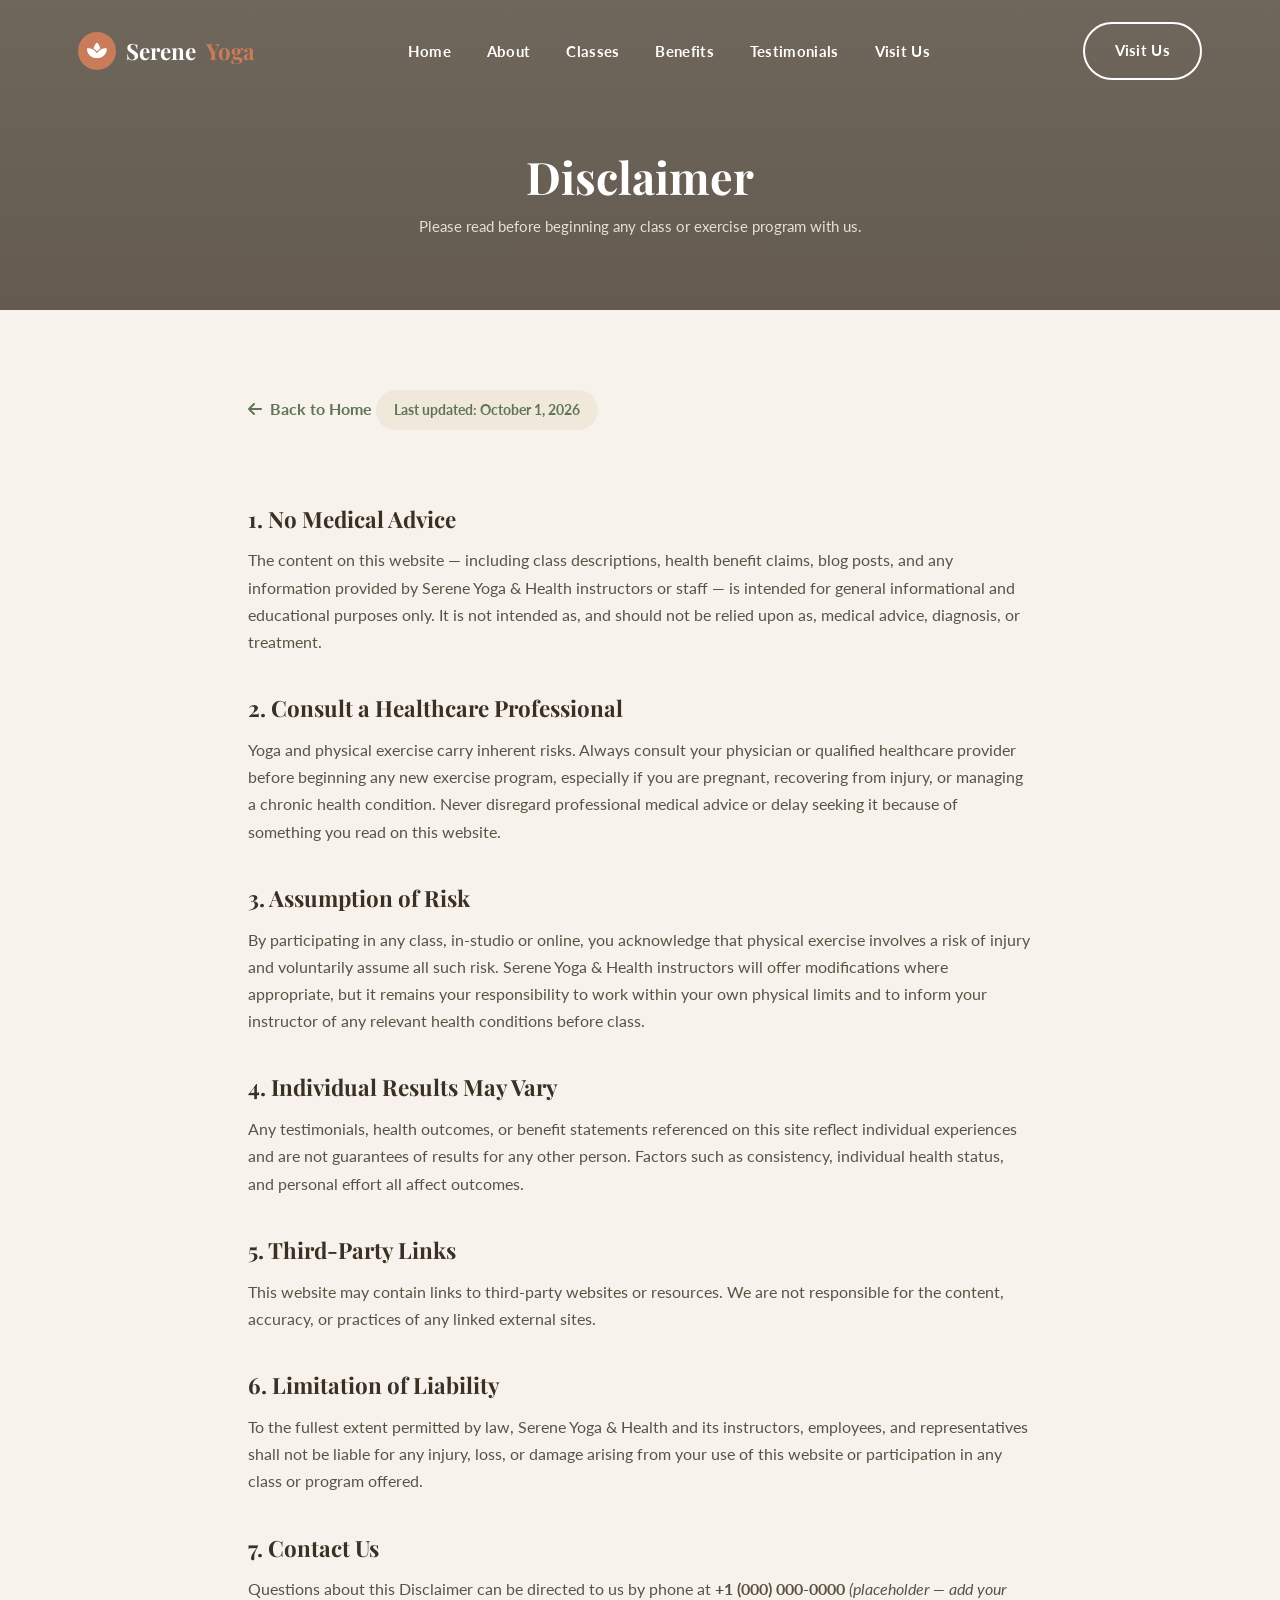
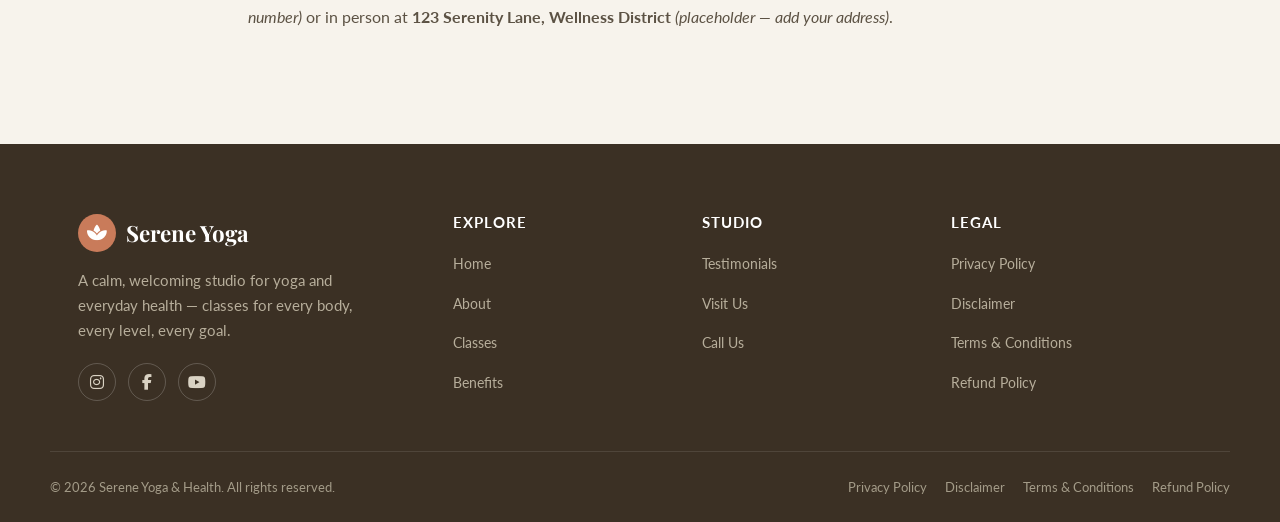
<file: disclaimer.html>
<!DOCTYPE html>
<html lang="en">
<head>
<meta charset="UTF-8">
<meta name="viewport" content="width=device-width, initial-scale=1.0">
<title>Disclaimer | Serene Yoga &amp; Health</title>
<meta name="description" content="Health and fitness disclaimer for Serene Yoga & Health.">
<link rel="icon" href="data:image/svg+xml,%3Csvg xmlns='http://www.w3.org/2000/svg' viewBox='0 0 100 100'%3E%3Ccircle cx='50' cy='50' r='48' fill='%23c97b5a'/%3E%3Ctext x='50' y='66' font-size='55' text-anchor='middle' fill='white' font-family='Georgia'%3E%E2%98%AE%3C/text%3E%3C/svg%3E">
<link rel="preconnect" href="https://fonts.googleapis.com">
<link rel="preconnect" href="https://fonts.gstatic.com" crossorigin>
<link href="https://fonts.googleapis.com/css2?family=Playfair+Display:wght@600;700&family=Lato:wght@400;700;900&display=swap" rel="stylesheet">
<link rel="stylesheet" href="https://cdnjs.cloudflare.com/ajax/libs/font-awesome/6.5.1/css/all.min.css">
<link rel="stylesheet" href="style.css">
</head>
<body>

<header class="site-header scrolled">
  <div class="container nav-wrap">
    <a href="index.html#home" class="logo"><span class="logo-mark"><i class="fa-solid fa-spa"></i></span>Serene <span>Yoga</span></a>
    <nav>
      <ul class="nav-menu" id="navMenu">
        <li><a href="index.html#home">Home</a></li>
        <li><a href="index.html#about">About</a></li>
        <li><a href="index.html#classes">Classes</a></li>
        <li><a href="index.html#benefits">Benefits</a></li>
        <li><a href="index.html#testimonials">Testimonials</a></li>
        <li><a href="index.html#visit">Visit Us</a></li>
      </ul>
    </nav>
    <div class="nav-cta">
      <a href="index.html#visit" class="btn btn-outline-dark">Visit Us</a>
      <button class="hamburger" id="hamburger" aria-label="Toggle menu"><span></span><span></span><span></span></button>
    </div>
  </div>
</header>

<section class="page-hero">
  <div class="container">
    <h1>Disclaimer</h1>
    <p>Please read before beginning any class or exercise program with us.</p>
  </div>
</section>

<section class="legal-content">
  <div class="container">
    <a href="index.html#home" class="back-home"><i class="fa-solid fa-arrow-left"></i> Back to Home</a>
    <span class="updated">Last updated: October 1, 2026</span>

    <h2>1. No Medical Advice</h2>
    <p>The content on this website — including class descriptions, health benefit claims, blog posts, and any information provided by Serene Yoga &amp; Health instructors or staff — is intended for general informational and educational purposes only. It is not intended as, and should not be relied upon as, medical advice, diagnosis, or treatment.</p>

    <h2>2. Consult a Healthcare Professional</h2>
    <p>Yoga and physical exercise carry inherent risks. Always consult your physician or qualified healthcare provider before beginning any new exercise program, especially if you are pregnant, recovering from injury, or managing a chronic health condition. Never disregard professional medical advice or delay seeking it because of something you read on this website.</p>

    <h2>3. Assumption of Risk</h2>
    <p>By participating in any class, in-studio or online, you acknowledge that physical exercise involves a risk of injury and voluntarily assume all such risk. Serene Yoga &amp; Health instructors will offer modifications where appropriate, but it remains your responsibility to work within your own physical limits and to inform your instructor of any relevant health conditions before class.</p>

    <h2>4. Individual Results May Vary</h2>
    <p>Any testimonials, health outcomes, or benefit statements referenced on this site reflect individual experiences and are not guarantees of results for any other person. Factors such as consistency, individual health status, and personal effort all affect outcomes.</p>

    <h2>5. Third-Party Links</h2>
    <p>This website may contain links to third-party websites or resources. We are not responsible for the content, accuracy, or practices of any linked external sites.</p>

    <h2>6. Limitation of Liability</h2>
    <p>To the fullest extent permitted by law, Serene Yoga &amp; Health and its instructors, employees, and representatives shall not be liable for any injury, loss, or damage arising from your use of this website or participation in any class or program offered.</p>

    <h2>7. Contact Us</h2>
    <p>Questions about this Disclaimer can be directed to us by phone at <strong>+1 (000) 000-0000</strong> <em>(placeholder — add your number)</em> or in person at <strong>123 Serenity Lane, Wellness District</strong> <em>(placeholder — add your address)</em>.</p>
  </div>
</section>

<footer class="site-footer">
  <div class="container footer-grid">
    <div class="footer-brand">
      <a href="index.html#home" class="logo"><span class="logo-mark"><i class="fa-solid fa-spa"></i></span>Serene Yoga</a>
      <p>A calm, welcoming studio for yoga and everyday health — classes for every body, every level, every goal.</p>
      <div class="footer-social">
        <a href="#" aria-label="Instagram"><i class="fa-brands fa-instagram"></i></a>
        <a href="#" aria-label="Facebook"><i class="fa-brands fa-facebook-f"></i></a>
        <a href="#" aria-label="YouTube"><i class="fa-brands fa-youtube"></i></a>
      </div>
    </div>
    <div class="footer-col">
      <h4>Explore</h4>
      <ul>
        <li><a href="index.html#home">Home</a></li>
        <li><a href="index.html#about">About</a></li>
        <li><a href="index.html#classes">Classes</a></li>
        <li><a href="index.html#benefits">Benefits</a></li>
      </ul>
    </div>
    <div class="footer-col">
      <h4>Studio</h4>
      <ul>
        <li><a href="index.html#testimonials">Testimonials</a></li>
        <li><a href="index.html#visit">Visit Us</a></li>
        <li><a href="tel:+10000000000">Call Us</a></li>
      </ul>
    </div>
    <div class="footer-col">
      <h4>Legal</h4>
      <ul>
        <li><a href="privacy-policy.html">Privacy Policy</a></li>
        <li><a href="disclaimer.html">Disclaimer</a></li>
        <li><a href="terms-conditions.html">Terms &amp; Conditions</a></li>
        <li><a href="refund-policy.html">Refund Policy</a></li>
      </ul>
    </div>
  </div>
  <div class="container footer-bottom">
    <span>© <span id="year"></span> Serene Yoga &amp; Health. All rights reserved.</span>
    <div class="legal-links">
      <a href="privacy-policy.html">Privacy Policy</a>
      <a href="disclaimer.html">Disclaimer</a>
      <a href="terms-conditions.html">Terms &amp; Conditions</a>
      <a href="refund-policy.html">Refund Policy</a>
    </div>
  </div>
</footer>

<script>document.getElementById("year").textContent = new Date().getFullYear();</script>
<script src="script.js"></script>
</body>
</html>
</file>
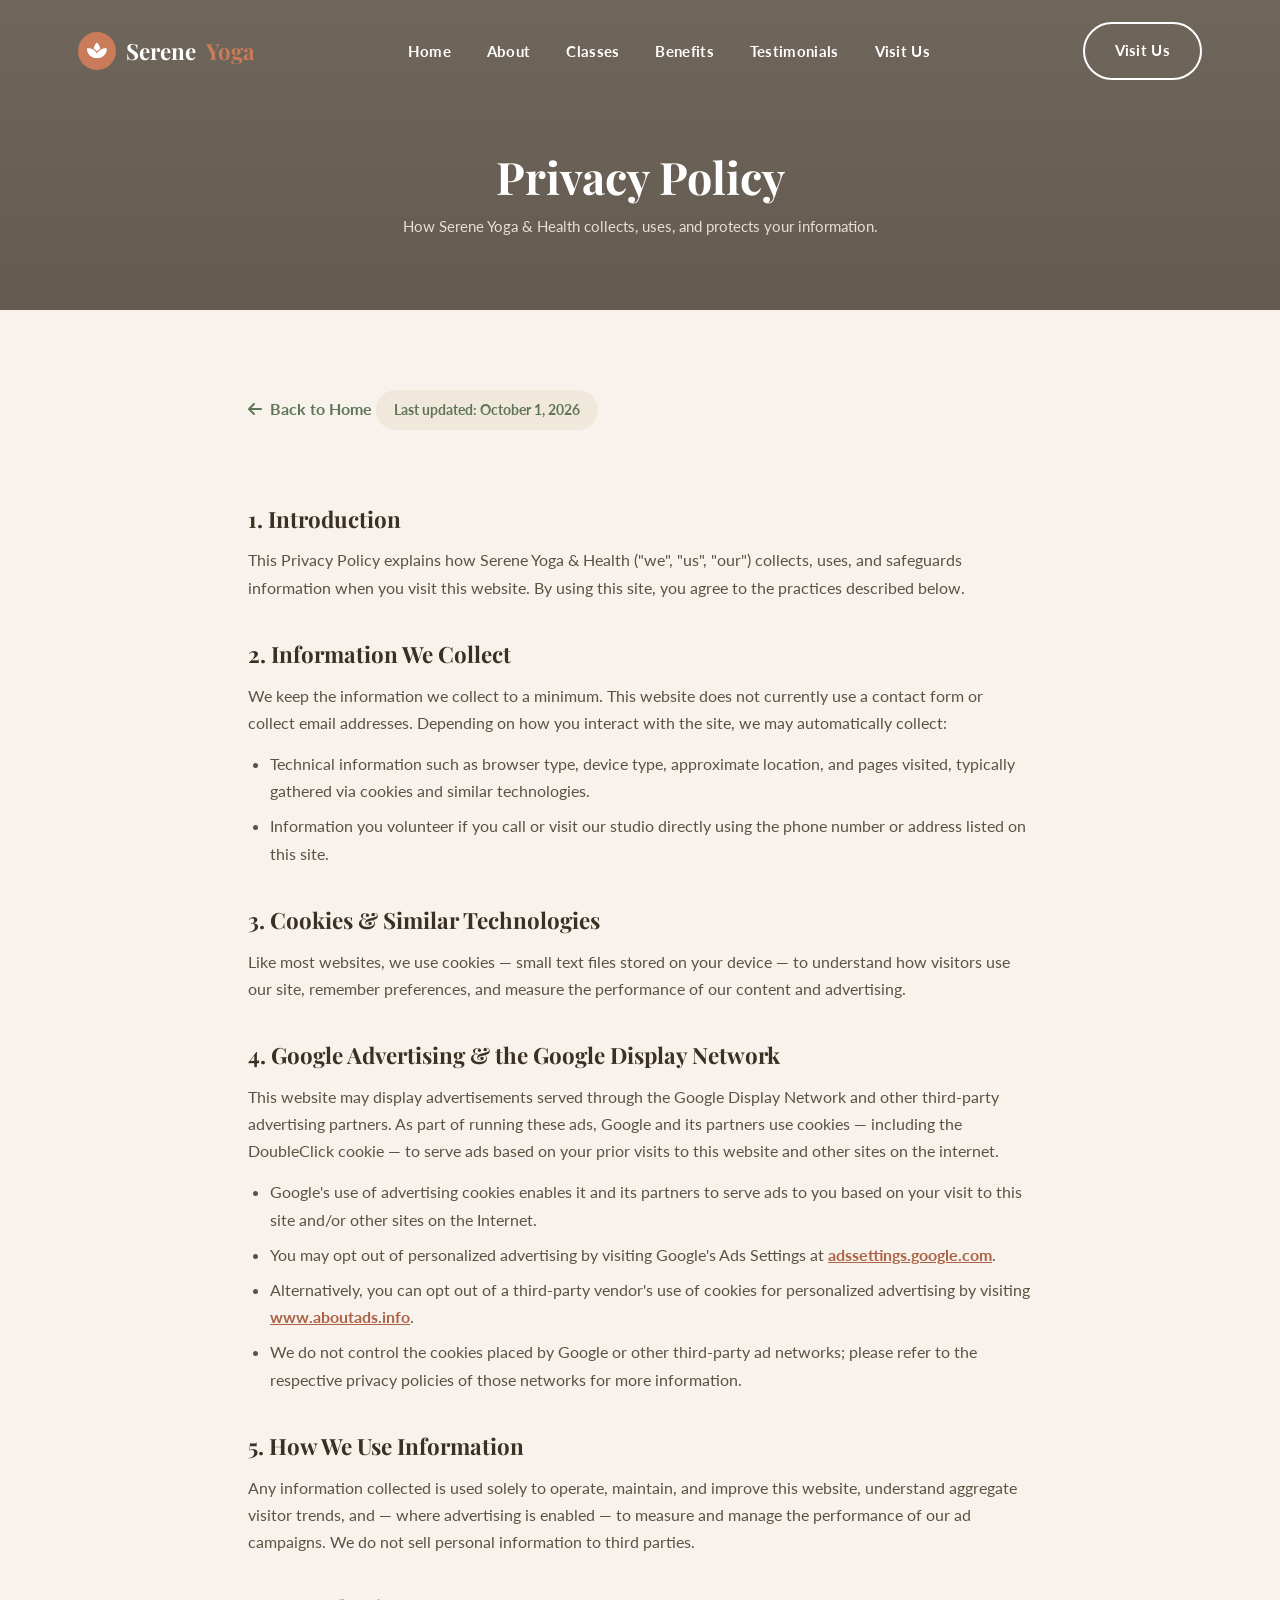
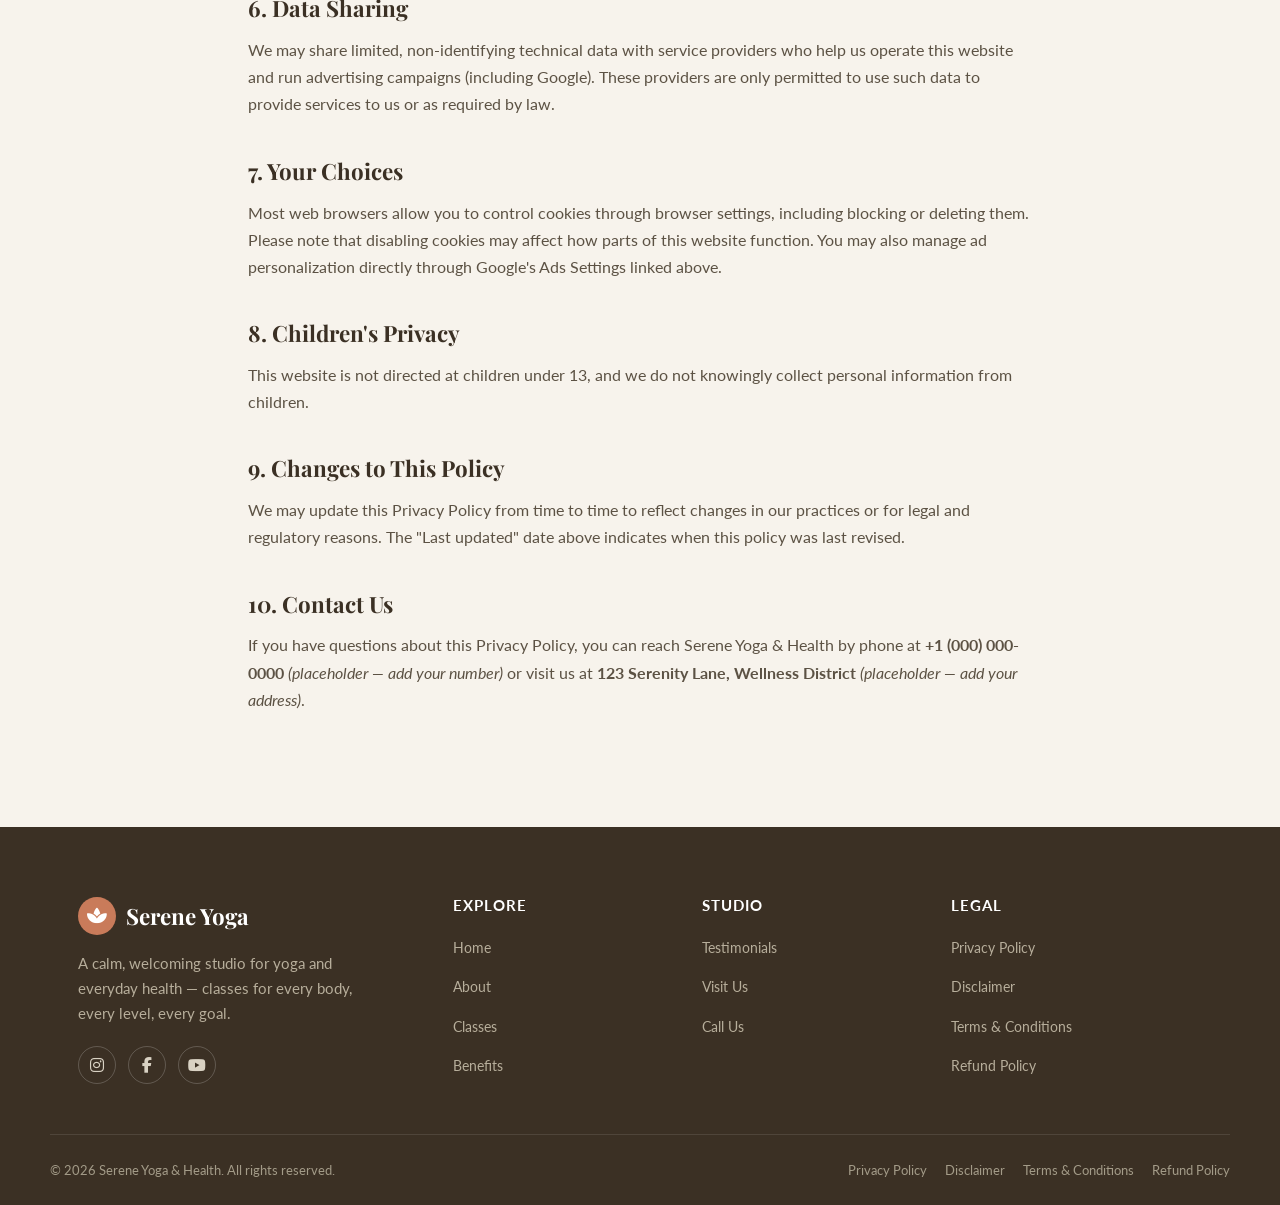
<file: privacy-policy.html>
<!DOCTYPE html>
<html lang="en">
<head>
<meta charset="UTF-8">
<meta name="viewport" content="width=device-width, initial-scale=1.0">
<title>Privacy Policy | Serene Yoga &amp; Health</title>
<meta name="description" content="Privacy Policy for Serene Yoga & Health, including how we use cookies and third-party advertising vendors such as Google.">
<link rel="icon" href="data:image/svg+xml,%3Csvg xmlns='http://www.w3.org/2000/svg' viewBox='0 0 100 100'%3E%3Ccircle cx='50' cy='50' r='48' fill='%23c97b5a'/%3E%3Ctext x='50' y='66' font-size='55' text-anchor='middle' fill='white' font-family='Georgia'%3E%E2%98%AE%3C/text%3E%3C/svg%3E">
<link rel="preconnect" href="https://fonts.googleapis.com">
<link rel="preconnect" href="https://fonts.gstatic.com" crossorigin>
<link href="https://fonts.googleapis.com/css2?family=Playfair+Display:wght@600;700&family=Lato:wght@400;700;900&display=swap" rel="stylesheet">
<link rel="stylesheet" href="https://cdnjs.cloudflare.com/ajax/libs/font-awesome/6.5.1/css/all.min.css">
<link rel="stylesheet" href="style.css">
</head>
<body>

<header class="site-header scrolled">
  <div class="container nav-wrap">
    <a href="index.html#home" class="logo"><span class="logo-mark"><i class="fa-solid fa-spa"></i></span>Serene <span>Yoga</span></a>
    <nav>
      <ul class="nav-menu" id="navMenu">
        <li><a href="index.html#home">Home</a></li>
        <li><a href="index.html#about">About</a></li>
        <li><a href="index.html#classes">Classes</a></li>
        <li><a href="index.html#benefits">Benefits</a></li>
        <li><a href="index.html#testimonials">Testimonials</a></li>
        <li><a href="index.html#visit">Visit Us</a></li>
      </ul>
    </nav>
    <div class="nav-cta">
      <a href="index.html#visit" class="btn btn-outline-dark">Visit Us</a>
      <button class="hamburger" id="hamburger" aria-label="Toggle menu"><span></span><span></span><span></span></button>
    </div>
  </div>
</header>

<section class="page-hero">
  <div class="container">
    <h1>Privacy Policy</h1>
    <p>How Serene Yoga &amp; Health collects, uses, and protects your information.</p>
  </div>
</section>

<section class="legal-content">
  <div class="container">
    <a href="index.html#home" class="back-home"><i class="fa-solid fa-arrow-left"></i> Back to Home</a>
    <span class="updated">Last updated: October 1, 2026</span>

    <h2>1. Introduction</h2>
    <p>This Privacy Policy explains how Serene Yoga &amp; Health ("we", "us", "our") collects, uses, and safeguards information when you visit this website. By using this site, you agree to the practices described below.</p>

    <h2>2. Information We Collect</h2>
    <p>We keep the information we collect to a minimum. This website does not currently use a contact form or collect email addresses. Depending on how you interact with the site, we may automatically collect:</p>
    <ul>
      <li>Technical information such as browser type, device type, approximate location, and pages visited, typically gathered via cookies and similar technologies.</li>
      <li>Information you volunteer if you call or visit our studio directly using the phone number or address listed on this site.</li>
    </ul>

    <h2>3. Cookies &amp; Similar Technologies</h2>
    <p>Like most websites, we use cookies — small text files stored on your device — to understand how visitors use our site, remember preferences, and measure the performance of our content and advertising.</p>

    <h2>4. Google Advertising &amp; the Google Display Network</h2>
    <p>This website may display advertisements served through the Google Display Network and other third-party advertising partners. As part of running these ads, Google and its partners use cookies — including the DoubleClick cookie — to serve ads based on your prior visits to this website and other sites on the internet.</p>
    <ul>
      <li>Google's use of advertising cookies enables it and its partners to serve ads to you based on your visit to this site and/or other sites on the Internet.</li>
      <li>You may opt out of personalized advertising by visiting Google's Ads Settings at <a class="inline-link" href="https://adssettings.google.com" target="_blank" rel="noopener">adssettings.google.com</a>.</li>
      <li>Alternatively, you can opt out of a third-party vendor's use of cookies for personalized advertising by visiting <a class="inline-link" href="https://www.aboutads.info" target="_blank" rel="noopener">www.aboutads.info</a>.</li>
      <li>We do not control the cookies placed by Google or other third-party ad networks; please refer to the respective privacy policies of those networks for more information.</li>
    </ul>

    <h2>5. How We Use Information</h2>
    <p>Any information collected is used solely to operate, maintain, and improve this website, understand aggregate visitor trends, and — where advertising is enabled — to measure and manage the performance of our ad campaigns. We do not sell personal information to third parties.</p>

    <h2>6. Data Sharing</h2>
    <p>We may share limited, non-identifying technical data with service providers who help us operate this website and run advertising campaigns (including Google). These providers are only permitted to use such data to provide services to us or as required by law.</p>

    <h2>7. Your Choices</h2>
    <p>Most web browsers allow you to control cookies through browser settings, including blocking or deleting them. Please note that disabling cookies may affect how parts of this website function. You may also manage ad personalization directly through Google's Ads Settings linked above.</p>

    <h2>8. Children's Privacy</h2>
    <p>This website is not directed at children under 13, and we do not knowingly collect personal information from children.</p>

    <h2>9. Changes to This Policy</h2>
    <p>We may update this Privacy Policy from time to time to reflect changes in our practices or for legal and regulatory reasons. The "Last updated" date above indicates when this policy was last revised.</p>

    <h2>10. Contact Us</h2>
    <p>If you have questions about this Privacy Policy, you can reach Serene Yoga &amp; Health by phone at <strong>+1 (000) 000-0000</strong> <em>(placeholder — add your number)</em> or visit us at <strong>123 Serenity Lane, Wellness District</strong> <em>(placeholder — add your address)</em>.</p>
  </div>
</section>

<footer class="site-footer">
  <div class="container footer-grid">
    <div class="footer-brand">
      <a href="index.html#home" class="logo"><span class="logo-mark"><i class="fa-solid fa-spa"></i></span>Serene Yoga</a>
      <p>A calm, welcoming studio for yoga and everyday health — classes for every body, every level, every goal.</p>
      <div class="footer-social">
        <a href="#" aria-label="Instagram"><i class="fa-brands fa-instagram"></i></a>
        <a href="#" aria-label="Facebook"><i class="fa-brands fa-facebook-f"></i></a>
        <a href="#" aria-label="YouTube"><i class="fa-brands fa-youtube"></i></a>
      </div>
    </div>
    <div class="footer-col">
      <h4>Explore</h4>
      <ul>
        <li><a href="index.html#home">Home</a></li>
        <li><a href="index.html#about">About</a></li>
        <li><a href="index.html#classes">Classes</a></li>
        <li><a href="index.html#benefits">Benefits</a></li>
      </ul>
    </div>
    <div class="footer-col">
      <h4>Studio</h4>
      <ul>
        <li><a href="index.html#testimonials">Testimonials</a></li>
        <li><a href="index.html#visit">Visit Us</a></li>
        <li><a href="tel:+10000000000">Call Us</a></li>
      </ul>
    </div>
    <div class="footer-col">
      <h4>Legal</h4>
      <ul>
        <li><a href="privacy-policy.html">Privacy Policy</a></li>
        <li><a href="disclaimer.html">Disclaimer</a></li>
        <li><a href="terms-conditions.html">Terms &amp; Conditions</a></li>
        <li><a href="refund-policy.html">Refund Policy</a></li>
      </ul>
    </div>
  </div>
  <div class="container footer-bottom">
    <span>© <span id="year"></span> Serene Yoga &amp; Health. All rights reserved.</span>
    <div class="legal-links">
      <a href="privacy-policy.html">Privacy Policy</a>
      <a href="disclaimer.html">Disclaimer</a>
      <a href="terms-conditions.html">Terms &amp; Conditions</a>
      <a href="refund-policy.html">Refund Policy</a>
    </div>
  </div>
</footer>

<script>document.getElementById("year").textContent = new Date().getFullYear();</script>
<script src="script.js"></script>
</body>
</html>
</file>
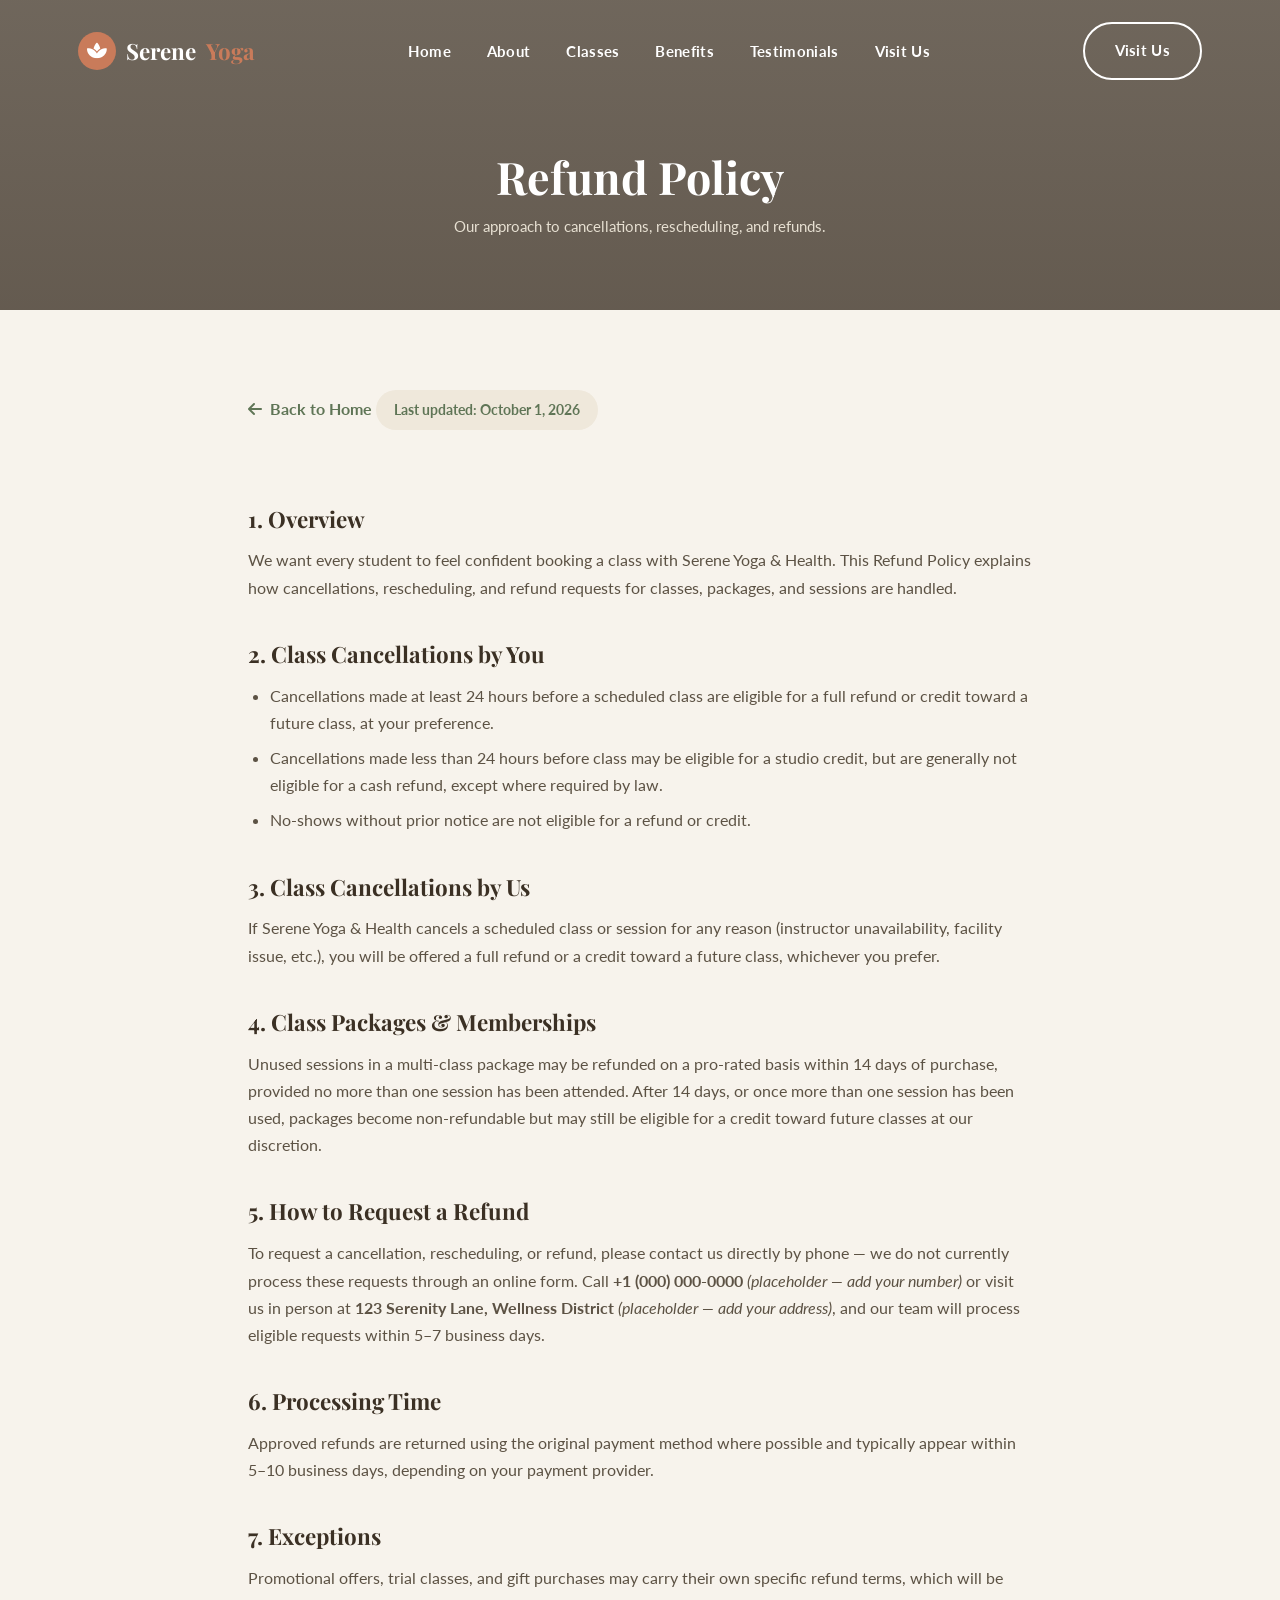
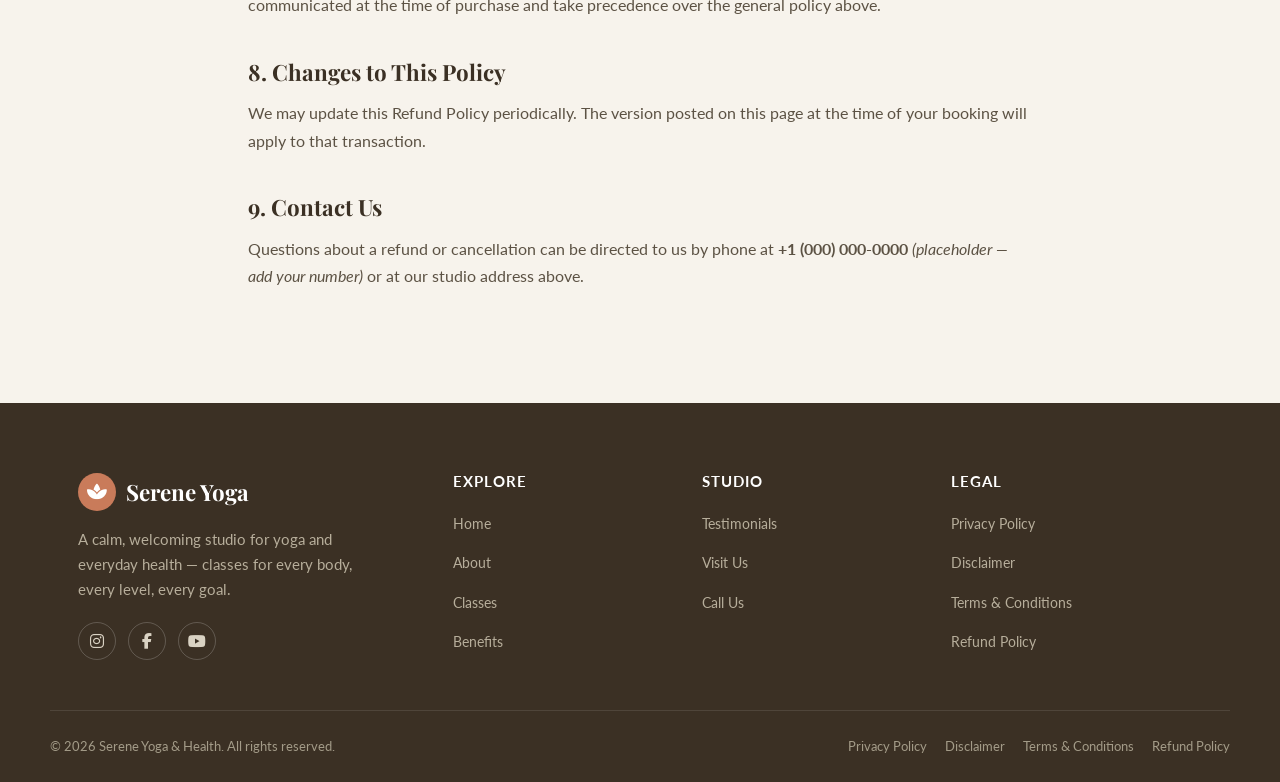
<file: refund-policy.html>
<!DOCTYPE html>
<html lang="en">
<head>
<meta charset="UTF-8">
<meta name="viewport" content="width=device-width, initial-scale=1.0">
<title>Refund Policy | Serene Yoga &amp; Health</title>
<meta name="description" content="Refund and cancellation policy for classes booked with Serene Yoga & Health.">
<link rel="icon" href="data:image/svg+xml,%3Csvg xmlns='http://www.w3.org/2000/svg' viewBox='0 0 100 100'%3E%3Ccircle cx='50' cy='50' r='48' fill='%23c97b5a'/%3E%3Ctext x='50' y='66' font-size='55' text-anchor='middle' fill='white' font-family='Georgia'%3E%E2%98%AE%3C/text%3E%3C/svg%3E">
<link rel="preconnect" href="https://fonts.googleapis.com">
<link rel="preconnect" href="https://fonts.gstatic.com" crossorigin>
<link href="https://fonts.googleapis.com/css2?family=Playfair+Display:wght@600;700&family=Lato:wght@400;700;900&display=swap" rel="stylesheet">
<link rel="stylesheet" href="https://cdnjs.cloudflare.com/ajax/libs/font-awesome/6.5.1/css/all.min.css">
<link rel="stylesheet" href="style.css">
</head>
<body>

<header class="site-header scrolled">
  <div class="container nav-wrap">
    <a href="index.html#home" class="logo"><span class="logo-mark"><i class="fa-solid fa-spa"></i></span>Serene <span>Yoga</span></a>
    <nav>
      <ul class="nav-menu" id="navMenu">
        <li><a href="index.html#home">Home</a></li>
        <li><a href="index.html#about">About</a></li>
        <li><a href="index.html#classes">Classes</a></li>
        <li><a href="index.html#benefits">Benefits</a></li>
        <li><a href="index.html#testimonials">Testimonials</a></li>
        <li><a href="index.html#visit">Visit Us</a></li>
      </ul>
    </nav>
    <div class="nav-cta">
      <a href="index.html#visit" class="btn btn-outline-dark">Visit Us</a>
      <button class="hamburger" id="hamburger" aria-label="Toggle menu"><span></span><span></span><span></span></button>
    </div>
  </div>
</header>

<section class="page-hero">
  <div class="container">
    <h1>Refund Policy</h1>
    <p>Our approach to cancellations, rescheduling, and refunds.</p>
  </div>
</section>

<section class="legal-content">
  <div class="container">
    <a href="index.html#home" class="back-home"><i class="fa-solid fa-arrow-left"></i> Back to Home</a>
    <span class="updated">Last updated: October 1, 2026</span>

    <h2>1. Overview</h2>
    <p>We want every student to feel confident booking a class with Serene Yoga &amp; Health. This Refund Policy explains how cancellations, rescheduling, and refund requests for classes, packages, and sessions are handled.</p>

    <h2>2. Class Cancellations by You</h2>
    <ul>
      <li>Cancellations made at least 24 hours before a scheduled class are eligible for a full refund or credit toward a future class, at your preference.</li>
      <li>Cancellations made less than 24 hours before class may be eligible for a studio credit, but are generally not eligible for a cash refund, except where required by law.</li>
      <li>No-shows without prior notice are not eligible for a refund or credit.</li>
    </ul>

    <h2>3. Class Cancellations by Us</h2>
    <p>If Serene Yoga &amp; Health cancels a scheduled class or session for any reason (instructor unavailability, facility issue, etc.), you will be offered a full refund or a credit toward a future class, whichever you prefer.</p>

    <h2>4. Class Packages &amp; Memberships</h2>
    <p>Unused sessions in a multi-class package may be refunded on a pro-rated basis within 14 days of purchase, provided no more than one session has been attended. After 14 days, or once more than one session has been used, packages become non-refundable but may still be eligible for a credit toward future classes at our discretion.</p>

    <h2>5. How to Request a Refund</h2>
    <p>To request a cancellation, rescheduling, or refund, please contact us directly by phone — we do not currently process these requests through an online form. Call <strong>+1 (000) 000-0000</strong> <em>(placeholder — add your number)</em> or visit us in person at <strong>123 Serenity Lane, Wellness District</strong> <em>(placeholder — add your address)</em>, and our team will process eligible requests within 5–7 business days.</p>

    <h2>6. Processing Time</h2>
    <p>Approved refunds are returned using the original payment method where possible and typically appear within 5–10 business days, depending on your payment provider.</p>

    <h2>7. Exceptions</h2>
    <p>Promotional offers, trial classes, and gift purchases may carry their own specific refund terms, which will be communicated at the time of purchase and take precedence over the general policy above.</p>

    <h2>8. Changes to This Policy</h2>
    <p>We may update this Refund Policy periodically. The version posted on this page at the time of your booking will apply to that transaction.</p>

    <h2>9. Contact Us</h2>
    <p>Questions about a refund or cancellation can be directed to us by phone at <strong>+1 (000) 000-0000</strong> <em>(placeholder — add your number)</em> or at our studio address above.</p>
  </div>
</section>

<footer class="site-footer">
  <div class="container footer-grid">
    <div class="footer-brand">
      <a href="index.html#home" class="logo"><span class="logo-mark"><i class="fa-solid fa-spa"></i></span>Serene Yoga</a>
      <p>A calm, welcoming studio for yoga and everyday health — classes for every body, every level, every goal.</p>
      <div class="footer-social">
        <a href="#" aria-label="Instagram"><i class="fa-brands fa-instagram"></i></a>
        <a href="#" aria-label="Facebook"><i class="fa-brands fa-facebook-f"></i></a>
        <a href="#" aria-label="YouTube"><i class="fa-brands fa-youtube"></i></a>
      </div>
    </div>
    <div class="footer-col">
      <h4>Explore</h4>
      <ul>
        <li><a href="index.html#home">Home</a></li>
        <li><a href="index.html#about">About</a></li>
        <li><a href="index.html#classes">Classes</a></li>
        <li><a href="index.html#benefits">Benefits</a></li>
      </ul>
    </div>
    <div class="footer-col">
      <h4>Studio</h4>
      <ul>
        <li><a href="index.html#testimonials">Testimonials</a></li>
        <li><a href="index.html#visit">Visit Us</a></li>
        <li><a href="tel:+10000000000">Call Us</a></li>
      </ul>
    </div>
    <div class="footer-col">
      <h4>Legal</h4>
      <ul>
        <li><a href="privacy-policy.html">Privacy Policy</a></li>
        <li><a href="disclaimer.html">Disclaimer</a></li>
        <li><a href="terms-conditions.html">Terms &amp; Conditions</a></li>
        <li><a href="refund-policy.html">Refund Policy</a></li>
      </ul>
    </div>
  </div>
  <div class="container footer-bottom">
    <span>© <span id="year"></span> Serene Yoga &amp; Health. All rights reserved.</span>
    <div class="legal-links">
      <a href="privacy-policy.html">Privacy Policy</a>
      <a href="disclaimer.html">Disclaimer</a>
      <a href="terms-conditions.html">Terms &amp; Conditions</a>
      <a href="refund-policy.html">Refund Policy</a>
    </div>
  </div>
</footer>

<script>document.getElementById("year").textContent = new Date().getFullYear();</script>
<script src="script.js"></script>
</body>
</html>
</file>
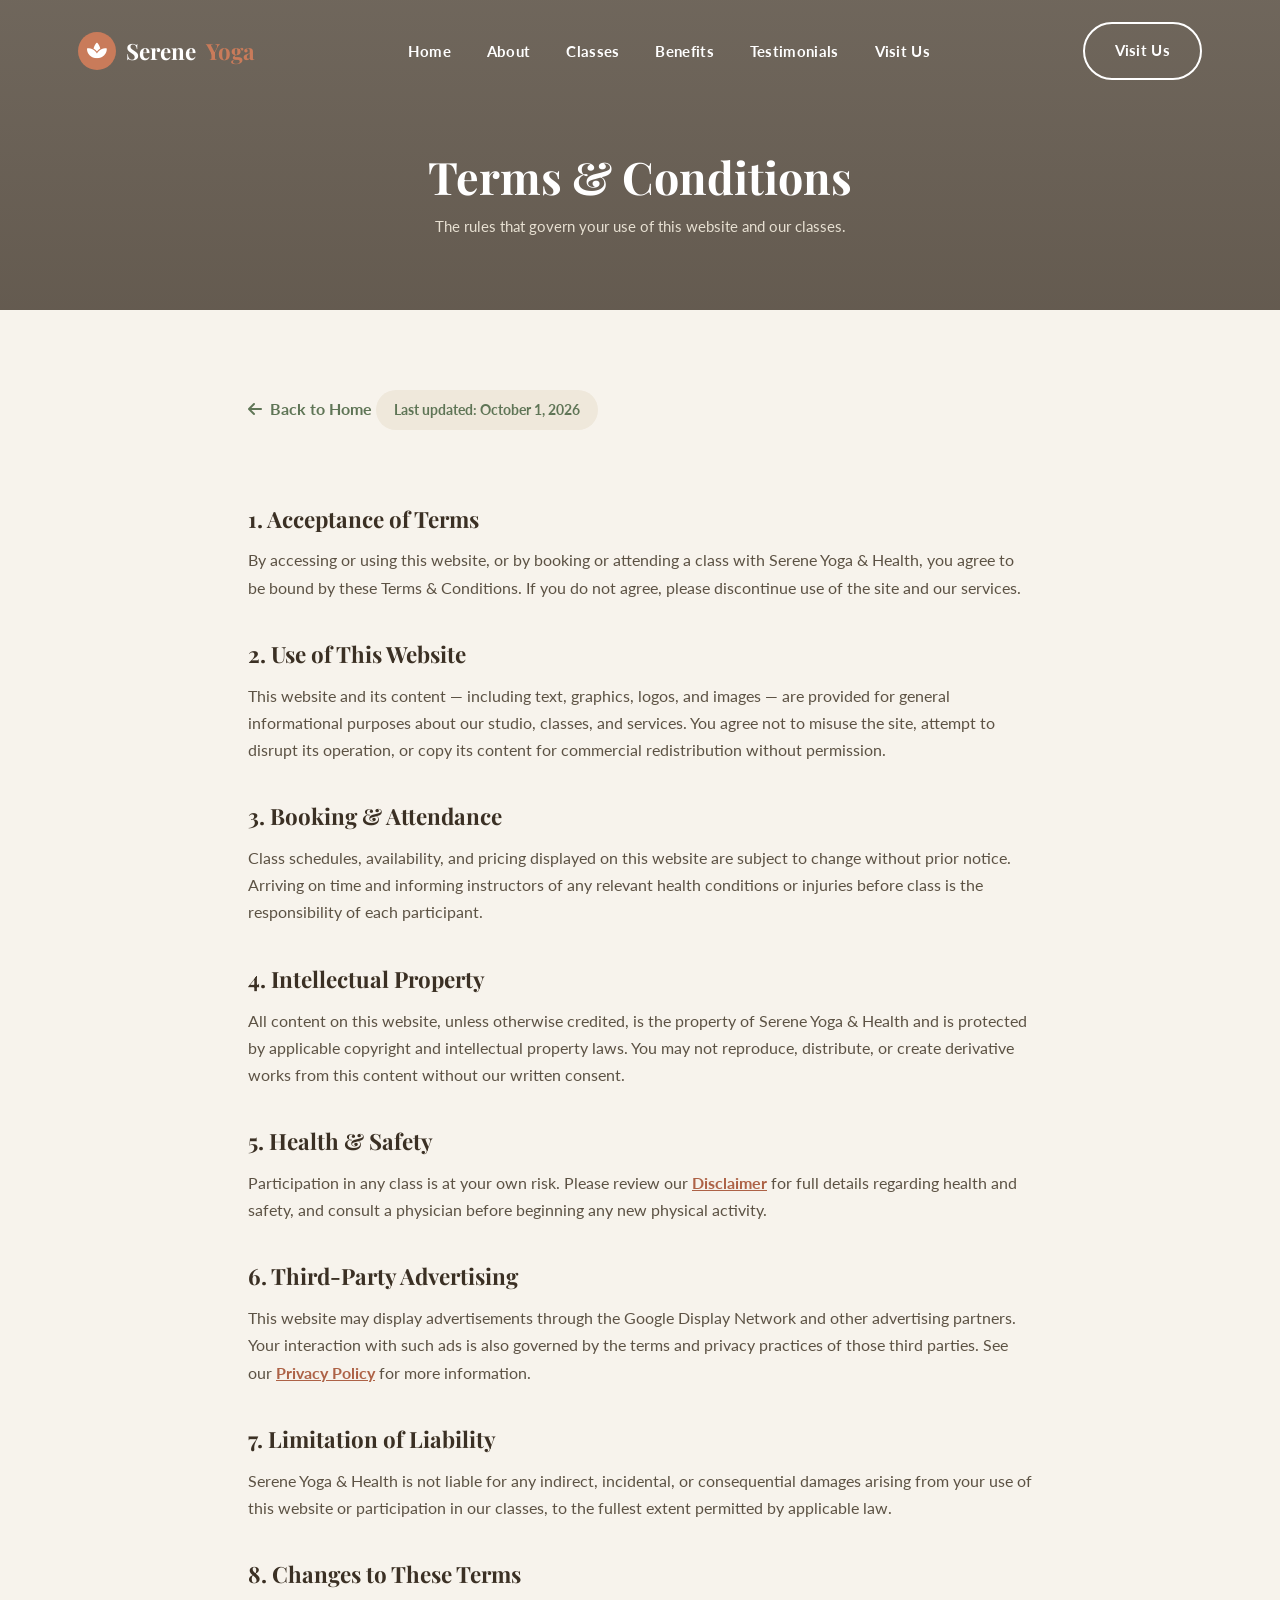
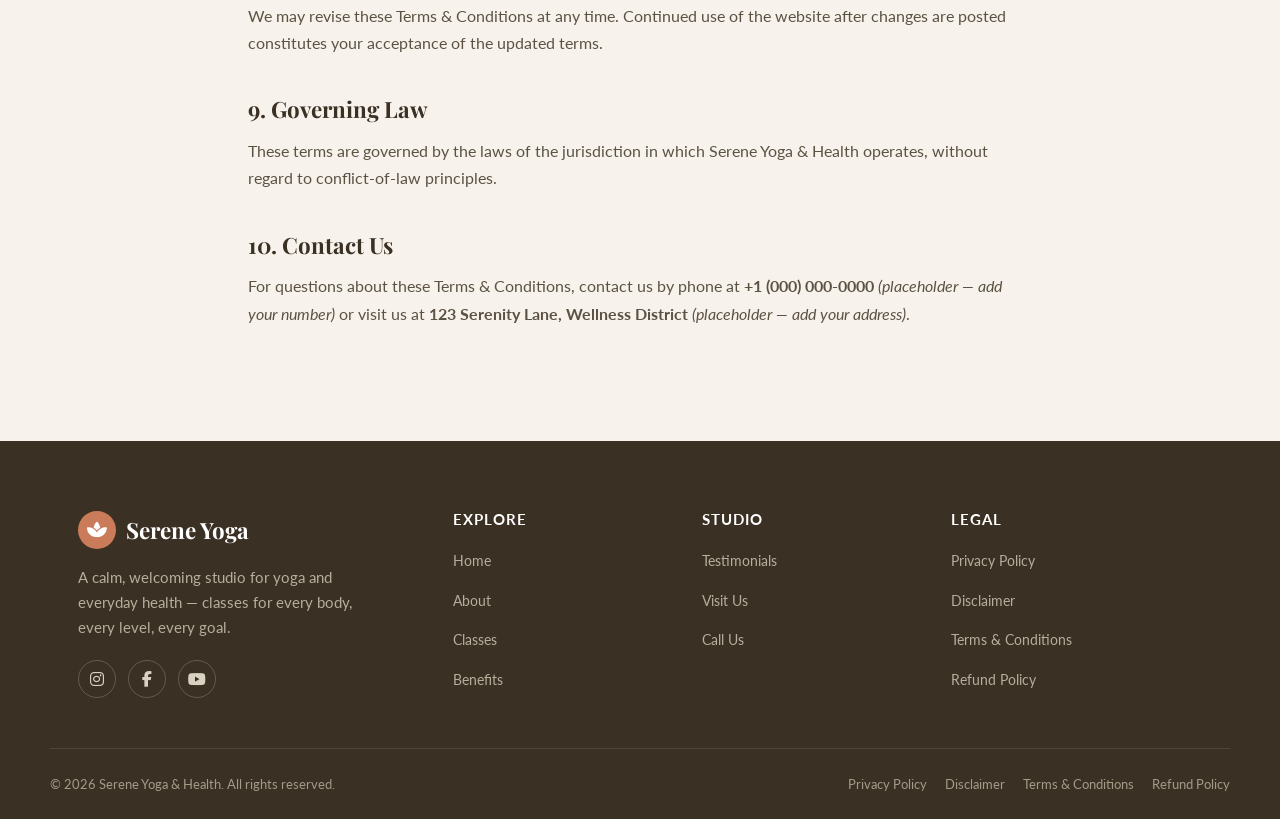
<file: terms-conditions.html>
<!DOCTYPE html>
<html lang="en">
<head>
<meta charset="UTF-8">
<meta name="viewport" content="width=device-width, initial-scale=1.0">
<title>Terms &amp; Conditions | Serene Yoga &amp; Health</title>
<meta name="description" content="Terms and Conditions for using the Serene Yoga & Health website and attending classes.">
<link rel="icon" href="data:image/svg+xml,%3Csvg xmlns='http://www.w3.org/2000/svg' viewBox='0 0 100 100'%3E%3Ccircle cx='50' cy='50' r='48' fill='%23c97b5a'/%3E%3Ctext x='50' y='66' font-size='55' text-anchor='middle' fill='white' font-family='Georgia'%3E%E2%98%AE%3C/text%3E%3C/svg%3E">
<link rel="preconnect" href="https://fonts.googleapis.com">
<link rel="preconnect" href="https://fonts.gstatic.com" crossorigin>
<link href="https://fonts.googleapis.com/css2?family=Playfair+Display:wght@600;700&family=Lato:wght@400;700;900&display=swap" rel="stylesheet">
<link rel="stylesheet" href="https://cdnjs.cloudflare.com/ajax/libs/font-awesome/6.5.1/css/all.min.css">
<link rel="stylesheet" href="style.css">
</head>
<body>

<header class="site-header scrolled">
  <div class="container nav-wrap">
    <a href="index.html#home" class="logo"><span class="logo-mark"><i class="fa-solid fa-spa"></i></span>Serene <span>Yoga</span></a>
    <nav>
      <ul class="nav-menu" id="navMenu">
        <li><a href="index.html#home">Home</a></li>
        <li><a href="index.html#about">About</a></li>
        <li><a href="index.html#classes">Classes</a></li>
        <li><a href="index.html#benefits">Benefits</a></li>
        <li><a href="index.html#testimonials">Testimonials</a></li>
        <li><a href="index.html#visit">Visit Us</a></li>
      </ul>
    </nav>
    <div class="nav-cta">
      <a href="index.html#visit" class="btn btn-outline-dark">Visit Us</a>
      <button class="hamburger" id="hamburger" aria-label="Toggle menu"><span></span><span></span><span></span></button>
    </div>
  </div>
</header>

<section class="page-hero">
  <div class="container">
    <h1>Terms &amp; Conditions</h1>
    <p>The rules that govern your use of this website and our classes.</p>
  </div>
</section>

<section class="legal-content">
  <div class="container">
    <a href="index.html#home" class="back-home"><i class="fa-solid fa-arrow-left"></i> Back to Home</a>
    <span class="updated">Last updated: October 1, 2026</span>

    <h2>1. Acceptance of Terms</h2>
    <p>By accessing or using this website, or by booking or attending a class with Serene Yoga &amp; Health, you agree to be bound by these Terms &amp; Conditions. If you do not agree, please discontinue use of the site and our services.</p>

    <h2>2. Use of This Website</h2>
    <p>This website and its content — including text, graphics, logos, and images — are provided for general informational purposes about our studio, classes, and services. You agree not to misuse the site, attempt to disrupt its operation, or copy its content for commercial redistribution without permission.</p>

    <h2>3. Booking &amp; Attendance</h2>
    <p>Class schedules, availability, and pricing displayed on this website are subject to change without prior notice. Arriving on time and informing instructors of any relevant health conditions or injuries before class is the responsibility of each participant.</p>

    <h2>4. Intellectual Property</h2>
    <p>All content on this website, unless otherwise credited, is the property of Serene Yoga &amp; Health and is protected by applicable copyright and intellectual property laws. You may not reproduce, distribute, or create derivative works from this content without our written consent.</p>

    <h2>5. Health &amp; Safety</h2>
    <p>Participation in any class is at your own risk. Please review our <a class="inline-link" href="disclaimer.html">Disclaimer</a> for full details regarding health and safety, and consult a physician before beginning any new physical activity.</p>

    <h2>6. Third-Party Advertising</h2>
    <p>This website may display advertisements through the Google Display Network and other advertising partners. Your interaction with such ads is also governed by the terms and privacy practices of those third parties. See our <a class="inline-link" href="privacy-policy.html">Privacy Policy</a> for more information.</p>

    <h2>7. Limitation of Liability</h2>
    <p>Serene Yoga &amp; Health is not liable for any indirect, incidental, or consequential damages arising from your use of this website or participation in our classes, to the fullest extent permitted by applicable law.</p>

    <h2>8. Changes to These Terms</h2>
    <p>We may revise these Terms &amp; Conditions at any time. Continued use of the website after changes are posted constitutes your acceptance of the updated terms.</p>

    <h2>9. Governing Law</h2>
    <p>These terms are governed by the laws of the jurisdiction in which Serene Yoga &amp; Health operates, without regard to conflict-of-law principles.</p>

    <h2>10. Contact Us</h2>
    <p>For questions about these Terms &amp; Conditions, contact us by phone at <strong>+1 (000) 000-0000</strong> <em>(placeholder — add your number)</em> or visit us at <strong>123 Serenity Lane, Wellness District</strong> <em>(placeholder — add your address)</em>.</p>
  </div>
</section>

<footer class="site-footer">
  <div class="container footer-grid">
    <div class="footer-brand">
      <a href="index.html#home" class="logo"><span class="logo-mark"><i class="fa-solid fa-spa"></i></span>Serene Yoga</a>
      <p>A calm, welcoming studio for yoga and everyday health — classes for every body, every level, every goal.</p>
      <div class="footer-social">
        <a href="#" aria-label="Instagram"><i class="fa-brands fa-instagram"></i></a>
        <a href="#" aria-label="Facebook"><i class="fa-brands fa-facebook-f"></i></a>
        <a href="#" aria-label="YouTube"><i class="fa-brands fa-youtube"></i></a>
      </div>
    </div>
    <div class="footer-col">
      <h4>Explore</h4>
      <ul>
        <li><a href="index.html#home">Home</a></li>
        <li><a href="index.html#about">About</a></li>
        <li><a href="index.html#classes">Classes</a></li>
        <li><a href="index.html#benefits">Benefits</a></li>
      </ul>
    </div>
    <div class="footer-col">
      <h4>Studio</h4>
      <ul>
        <li><a href="index.html#testimonials">Testimonials</a></li>
        <li><a href="index.html#visit">Visit Us</a></li>
        <li><a href="tel:+10000000000">Call Us</a></li>
      </ul>
    </div>
    <div class="footer-col">
      <h4>Legal</h4>
      <ul>
        <li><a href="privacy-policy.html">Privacy Policy</a></li>
        <li><a href="disclaimer.html">Disclaimer</a></li>
        <li><a href="terms-conditions.html">Terms &amp; Conditions</a></li>
        <li><a href="refund-policy.html">Refund Policy</a></li>
      </ul>
    </div>
  </div>
  <div class="container footer-bottom">
    <span>© <span id="year"></span> Serene Yoga &amp; Health. All rights reserved.</span>
    <div class="legal-links">
      <a href="privacy-policy.html">Privacy Policy</a>
      <a href="disclaimer.html">Disclaimer</a>
      <a href="terms-conditions.html">Terms &amp; Conditions</a>
      <a href="refund-policy.html">Refund Policy</a>
    </div>
  </div>
</footer>

<script>document.getElementById("year").textContent = new Date().getFullYear();</script>
<script src="script.js"></script>
</body>
</html>
</file>
<file: style.css>
/* ============================================================
   Serene Yoga — Shared Stylesheet
   Palette: sage green, terracotta, cream, deep walnut text
   ============================================================ */

:root {
  --sage: #7c9473;
  --sage-dark: #5f7556;
  --sage-light: #a9bfa0;
  --terracotta: #c97b5a;
  --terracotta-dark: #ad6246;
  --cream: #f7f3ec;
  --cream-deep: #efe8db;
  --walnut: #3b3024;
  --walnut-soft: #5c5244;
  --white: #ffffff;
  --shadow: 0 10px 30px rgba(59, 48, 36, 0.08);
  --shadow-strong: 0 16px 40px rgba(59, 48, 36, 0.16);
  --radius: 18px;
  --max-width: 1180px;
  --font-head: "Playfair Display", Georgia, serif;
  --font-body: "Lato", "Segoe UI", Arial, sans-serif;
}

* { box-sizing: border-box; margin: 0; padding: 0; }

html { scroll-behavior: smooth; }

body {
  font-family: var(--font-body);
  color: var(--walnut);
  background: var(--cream);
  line-height: 1.7;
  -webkit-font-smoothing: antialiased;
  overflow-x: hidden;
}

img { max-width: 100%; display: block; }

a { color: inherit; text-decoration: none; }

.container {
  max-width: var(--max-width);
  margin: 0 auto;
  padding: 0 28px;
}

section { scroll-margin-top: 84px; }

h1, h2, h3, h4 { font-family: var(--font-head); font-weight: 700; line-height: 1.2; }

.eyebrow {
  display: inline-block;
  font-family: var(--font-body);
  font-weight: 700;
  letter-spacing: 2.5px;
  text-transform: uppercase;
  font-size: 0.78rem;
  color: var(--terracotta-dark);
  margin-bottom: 14px;
}

.section-head { text-align: center; max-width: 640px; margin: 0 auto 56px; }
.section-head h2 { font-size: clamp(1.8rem, 4vw, 2.6rem); color: var(--walnut); margin-bottom: 14px; }
.section-head p { color: var(--walnut-soft); font-size: 1.05rem; }

.btn {
  display: inline-flex;
  align-items: center;
  gap: 10px;
  padding: 14px 30px;
  border-radius: 50px;
  font-weight: 700;
  font-size: 0.95rem;
  letter-spacing: 0.3px;
  cursor: pointer;
  border: 2px solid transparent;
  transition: transform 0.25s ease, box-shadow 0.25s ease, background 0.25s ease, color 0.25s ease;
}
.btn-primary { background: var(--terracotta); color: var(--white); box-shadow: var(--shadow); }
.btn-primary:hover { background: var(--terracotta-dark); transform: translateY(-3px); box-shadow: var(--shadow-strong); }
.btn-outline { background: transparent; border-color: var(--white); color: var(--white); }
.btn-outline:hover { background: var(--white); color: var(--sage-dark); transform: translateY(-3px); }
.btn-outline-dark { background: transparent; border-color: var(--sage); color: var(--sage-dark); }
.btn-outline-dark:hover { background: var(--sage); color: var(--white); }

/* ---------- Header / Nav ---------- */
.site-header {
  position: fixed;
  top: 0; left: 0; right: 0;
  z-index: 1000;
  background: rgba(247, 243, 236, 0.0);
  transition: background 0.35s ease, box-shadow 0.35s ease, padding 0.35s ease;
  padding: 22px 0;
}
.site-header.scrolled {
  background: rgba(247, 243, 236, 0.96);
  backdrop-filter: blur(8px);
  box-shadow: 0 4px 24px rgba(59, 48, 36, 0.08);
  padding: 12px 0;
}
.nav-wrap { display: flex; align-items: center; justify-content: space-between; }

.logo { display: flex; align-items: center; gap: 10px; font-family: var(--font-head); font-size: 1.4rem; font-weight: 700; color: var(--walnut); }
.site-header:not(.scrolled) .logo { color: var(--white); }
.logo span { color: var(--terracotta); }
.logo .logo-mark {
  width: 38px; height: 38px; border-radius: 50%;
  background: var(--terracotta);
  display: flex; align-items: center; justify-content: center;
  color: var(--white); font-size: 1.1rem;
}

.nav-menu { display: flex; align-items: center; gap: 36px; list-style: none; }
.nav-menu a {
  font-weight: 700; font-size: 0.92rem; letter-spacing: 0.3px;
  color: var(--walnut); position: relative; padding: 4px 0;
}
.site-header:not(.scrolled) .nav-menu a { color: var(--white); }
.nav-menu a::after {
  content: ""; position: absolute; left: 0; bottom: -4px; width: 0; height: 2px;
  background: var(--terracotta); transition: width 0.25s ease;
}
.nav-menu a:hover::after, .nav-menu a.active::after { width: 100%; }

.nav-cta { display: flex; align-items: center; gap: 18px; }
.site-header:not(.scrolled) .nav-cta .btn-outline-dark { border-color: var(--white); color: var(--white); }
.site-header:not(.scrolled) .nav-cta .btn-outline-dark:hover { background: var(--white); color: var(--sage-dark); }

.hamburger {
  display: none; flex-direction: column; gap: 5px; cursor: pointer; z-index: 1100; background: none; border: none;
}
.hamburger span { width: 26px; height: 2px; background: var(--walnut); transition: all 0.3s ease; }
.site-header:not(.scrolled) .hamburger span { background: var(--white); }
.hamburger.open span:nth-child(1) { transform: translateY(7px) rotate(45deg); }
.hamburger.open span:nth-child(2) { opacity: 0; }
.hamburger.open span:nth-child(3) { transform: translateY(-7px) rotate(-45deg); }
.hamburger.open span { background: var(--walnut) !important; }

/* ---------- Hero ---------- */
.hero {
  position: relative;
  min-height: 100vh;
  display: flex;
  align-items: center;
  color: var(--white);
  background: linear-gradient(180deg, rgba(59,48,36,0.55), rgba(59,48,36,0.65)),
              url("https://images.unsplash.com/photo-1544367567-0f2fcb009e0b?auto=format&fit=crop&w=1600&q=80") center/cover no-repeat;
}
.hero .container { padding-top: 110px; padding-bottom: 60px; }
.hero-content { max-width: 620px; }
.hero .eyebrow { color: var(--sage-light); }
.hero h1 { font-size: clamp(2.3rem, 6vw, 3.8rem); margin-bottom: 20px; }
.hero h1 em { font-style: normal; color: var(--terracotta); }
.hero p { font-size: 1.15rem; max-width: 520px; margin-bottom: 34px; color: #f1ede3; }
.hero-actions { display: flex; gap: 16px; flex-wrap: wrap; }
.hero-stats { display: flex; gap: 40px; margin-top: 64px; flex-wrap: wrap; }
.hero-stats div strong { display: block; font-family: var(--font-head); font-size: 2rem; color: var(--white); }
.hero-stats div span { font-size: 0.85rem; color: #e4ded0; letter-spacing: 0.4px; }
.scroll-cue {
  position: absolute; bottom: 30px; left: 50%; transform: translateX(-50%);
  display: flex; flex-direction: column; align-items: center; gap: 8px; font-size: 0.78rem; letter-spacing: 1px; color: #f1ede3;
  animation: bob 2.2s ease-in-out infinite;
}
.scroll-cue .line { width: 1px; height: 34px; background: rgba(255,255,255,0.6); }
@keyframes bob { 0%,100% { transform: translate(-50%, 0);} 50% { transform: translate(-50%, 8px);} }

/* ---------- About ---------- */
.about { padding: 120px 0; background: var(--cream); }
.about-grid { display: grid; grid-template-columns: 1fr 1fr; gap: 64px; align-items: center; }
.about-media { position: relative; }
.about-media img { border-radius: var(--radius); box-shadow: var(--shadow-strong); width: 100%; height: 480px; object-fit: cover; }
.about-media .float-card {
  position: absolute; bottom: -28px; left: -28px; background: var(--white);
  padding: 22px 26px; border-radius: 14px; box-shadow: var(--shadow-strong);
  display: flex; align-items: center; gap: 14px; max-width: 260px;
}
.about-media .float-card .icon { font-size: 1.6rem; }
.about-media .float-card strong { display: block; font-family: var(--font-head); font-size: 1rem; }
.about-media .float-card span { font-size: 0.82rem; color: var(--walnut-soft); }
.about-text .eyebrow { color: var(--terracotta-dark); }
.about-text h2 { font-size: clamp(1.8rem, 4vw, 2.5rem); margin-bottom: 20px; }
.about-text p { color: var(--walnut-soft); margin-bottom: 18px; }
.about-list { list-style: none; margin: 26px 0 32px; display: grid; gap: 14px; }
.about-list li { display: flex; align-items: flex-start; gap: 12px; font-weight: 600; }
.about-list li .check {
  width: 24px; height: 24px; border-radius: 50%; background: var(--sage); color: var(--white);
  display: flex; align-items: center; justify-content: center; font-size: 0.8rem; flex-shrink: 0; margin-top: 2px;
}

/* ---------- Classes ---------- */
.classes { padding: 120px 0; background: var(--cream-deep); }
.classes-grid { display: grid; grid-template-columns: repeat(3, 1fr); gap: 30px; }
.class-card {
  background: var(--white); border-radius: var(--radius); overflow: hidden; box-shadow: var(--shadow);
  transition: transform 0.3s ease, box-shadow 0.3s ease;
}
.class-card:hover { transform: translateY(-8px); box-shadow: var(--shadow-strong); }
.class-card .class-img { height: 190px; background-size: cover; background-position: center; position: relative; }
.class-card .tag {
  position: absolute; top: 16px; left: 16px; background: var(--terracotta); color: var(--white);
  font-size: 0.72rem; font-weight: 700; letter-spacing: 0.5px; padding: 6px 14px; border-radius: 50px;
}
.class-card .class-body { padding: 26px; }
.class-card h3 { font-size: 1.25rem; margin-bottom: 8px; }
.class-card p { color: var(--walnut-soft); font-size: 0.94rem; margin-bottom: 14px; }
.class-meta { display: flex; justify-content: space-between; align-items: center; font-size: 0.85rem; color: var(--sage-dark); font-weight: 700; }

/* ---------- Benefits ---------- */
.benefits { padding: 120px 0; background: var(--sage-dark); color: var(--white); position: relative; overflow: hidden; }
.benefits::before {
  content: ""; position: absolute; inset: 0; opacity: 0.08;
  background: url("https://images.unsplash.com/photo-1506126613408-eca07ce68773?auto=format&fit=crop&w=1400&q=60") center/cover;
}
.benefits .container { position: relative; z-index: 1; }
.benefits .section-head p { color: #dce6d7; }
.benefits-grid { display: grid; grid-template-columns: repeat(3, 1fr); gap: 26px; }
.benefit-card {
  background: rgba(255,255,255,0.08); border: 1px solid rgba(255,255,255,0.18);
  border-radius: var(--radius); padding: 32px 26px; backdrop-filter: blur(4px);
  transition: background 0.3s ease, transform 0.3s ease;
}
.benefit-card:hover { background: rgba(255,255,255,0.16); transform: translateY(-6px); }
.benefit-card .icon {
  width: 54px; height: 54px; border-radius: 14px; background: var(--terracotta);
  display: flex; align-items: center; justify-content: center; font-size: 1.5rem; margin-bottom: 20px;
}
.benefit-card h3 { font-size: 1.15rem; margin-bottom: 10px; }
.benefit-card p { font-size: 0.92rem; color: #e4ecdf; }

/* ---------- Testimonials ---------- */
.testimonials { padding: 120px 0; background: var(--cream); }
.testi-grid { display: grid; grid-template-columns: repeat(3, 1fr); gap: 28px; }
.testi-card {
  background: var(--white); border-radius: var(--radius); padding: 32px; box-shadow: var(--shadow);
  display: flex; flex-direction: column; gap: 18px;
}
.testi-stars { color: var(--terracotta); letter-spacing: 3px; font-size: 1rem; }
.testi-card p { color: var(--walnut-soft); font-style: italic; flex-grow: 1; }
.testi-person { display: flex; align-items: center; gap: 14px; }
.testi-person .avatar {
  width: 48px; height: 48px; border-radius: 50%; background: var(--sage-light);
  display: flex; align-items: center; justify-content: center; font-family: var(--font-head); font-weight: 700; color: var(--walnut);
}
.testi-person strong { display: block; font-size: 0.95rem; }
.testi-person span { font-size: 0.8rem; color: var(--walnut-soft); }

/* ---------- Visit / Contact ---------- */
.visit { padding: 120px 0; background: var(--cream-deep); }
.visit-grid { display: grid; grid-template-columns: 1fr 1fr; gap: 50px; align-items: stretch; }
.visit-info {
  background: var(--walnut); color: var(--white); border-radius: var(--radius);
  padding: 48px; display: flex; flex-direction: column; justify-content: center; gap: 28px;
}
.visit-info .eyebrow { color: var(--sage-light); }
.visit-info h2 { font-size: clamp(1.7rem, 3.6vw, 2.3rem); margin-bottom: 6px; }
.visit-info p.lead { color: #e7e0d2; }
.visit-item { display: flex; gap: 16px; align-items: flex-start; }
.visit-item .icon {
  width: 46px; height: 46px; border-radius: 12px; background: var(--terracotta); flex-shrink: 0;
  display: flex; align-items: center; justify-content: center; font-size: 1.2rem;
}
.visit-item strong { display: block; margin-bottom: 4px; }
.visit-item a, .visit-item span { color: #e7e0d2; font-size: 0.95rem; }
.visit-item a:hover { color: var(--sage-light); }
.visit-hours { display: grid; gap: 6px; font-size: 0.92rem; color: #e7e0d2; }
.visit-hours .row { display: flex; justify-content: space-between; border-bottom: 1px dashed rgba(255,255,255,0.15); padding-bottom: 6px; }
.visit-map { border-radius: var(--radius); overflow: hidden; box-shadow: var(--shadow); min-height: 320px; }
.visit-map iframe { width: 100%; height: 100%; min-height: 320px; border: 0; }

/* ---------- Footer ---------- */
.site-footer { background: var(--walnut); color: #d9d2c3; padding: 70px 0 0; }
.footer-grid { display: grid; grid-template-columns: 1.6fr 1fr 1fr 1.2fr; gap: 40px; padding-bottom: 50px; }
.footer-brand .logo { color: var(--white); margin-bottom: 16px; }
.footer-brand p { font-size: 0.92rem; color: #b7ae9b; max-width: 280px; }
.footer-social { display: flex; gap: 12px; margin-top: 20px; }
.footer-social a {
  width: 38px; height: 38px; border-radius: 50%; border: 1px solid rgba(255,255,255,0.2);
  display: flex; align-items: center; justify-content: center; transition: background 0.25s ease, border-color 0.25s ease;
}
.footer-social a:hover { background: var(--terracotta); border-color: var(--terracotta); }
.footer-col h4 { font-family: var(--font-body); font-size: 0.92rem; text-transform: uppercase; letter-spacing: 1px; color: var(--white); margin-bottom: 18px; }
.footer-col ul { list-style: none; display: grid; gap: 12px; }
.footer-col a { font-size: 0.9rem; color: #b7ae9b; transition: color 0.2s ease; }
.footer-col a:hover { color: var(--sage-light); }
.footer-bottom {
  border-top: 1px solid rgba(255,255,255,0.1); padding: 24px 0; display: flex; justify-content: space-between;
  align-items: center; flex-wrap: wrap; gap: 12px; font-size: 0.82rem; color: #a39b88;
}
.footer-bottom .legal-links { display: flex; gap: 18px; flex-wrap: wrap; }
.footer-bottom .legal-links a { color: #a39b88; }
.footer-bottom .legal-links a:hover { color: var(--sage-light); }

/* ---------- Inner legal pages ---------- */
.page-hero {
  padding: 150px 0 70px; text-align: center; color: var(--white);
  background: linear-gradient(180deg, rgba(59,48,36,0.72), rgba(59,48,36,0.78)),
              url("https://images.unsplash.com/photo-1545389336-cf090694435e?auto=format&fit=crop&w=1400&q=70") center/cover;
}
.page-hero h1 { font-size: clamp(2rem, 5vw, 2.8rem); margin-bottom: 10px; }
.page-hero p { color: #e7e0d2; font-size: 0.95rem; }
.legal-content { padding: 80px 0 100px; background: var(--cream); }
.legal-content .container { max-width: 840px; }
.legal-content h2 { font-size: 1.4rem; margin: 40px 0 14px; color: var(--walnut); }
.legal-content h2:first-child { margin-top: 0; }
.legal-content p { color: var(--walnut-soft); margin-bottom: 14px; }
.legal-content ul { color: var(--walnut-soft); margin: 0 0 14px 22px; }
.legal-content li { margin-bottom: 8px; }
.legal-content .updated { color: var(--sage-dark); font-weight: 700; font-size: 0.88rem; margin-bottom: 36px; display: inline-block; background: var(--cream-deep); padding: 8px 18px; border-radius: 50px; }
.legal-content a.inline-link { color: var(--terracotta-dark); font-weight: 700; text-decoration: underline; }
.back-home { display: inline-flex; align-items: center; gap: 8px; margin-bottom: 30px; font-weight: 700; color: var(--sage-dark); }
.back-home:hover { color: var(--terracotta-dark); }

/* ---------- Reveal on scroll ---------- */
.reveal { opacity: 0; transform: translateY(26px); transition: opacity 0.7s ease, transform 0.7s ease; }
.reveal.in-view { opacity: 1; transform: translateY(0); }

/* ---------- Mobile ---------- */
@media (max-width: 980px) {
  .about-grid, .visit-grid { grid-template-columns: 1fr; }
  .classes-grid, .testi-grid, .benefits-grid { grid-template-columns: repeat(2, 1fr); }
  .footer-grid { grid-template-columns: 1fr 1fr; }
  .about-media img { height: 360px; }
}

@media (max-width: 760px) {
  .nav-menu { position: fixed; top: 0; right: -100%; width: 78%; max-width: 320px; height: 100vh;
    background: var(--cream); flex-direction: column; justify-content: center; align-items: flex-start;
    gap: 30px; padding: 40px; box-shadow: -8px 0 30px rgba(0,0,0,0.15); transition: right 0.35s ease; z-index: 1050; }
  .nav-menu.open { right: 0; }
  .nav-menu a { color: var(--walnut) !important; font-size: 1.05rem; }
  .nav-cta .btn { display: none; }
  .hamburger { display: flex; }
  .classes-grid, .testi-grid, .benefits-grid { grid-template-columns: 1fr; }
  .footer-grid { grid-template-columns: 1fr 1fr; gap: 30px; }
  .hero-stats { gap: 26px; }
  .visit-info { padding: 34px; }
}

@media (max-width: 480px) {
  .footer-grid { grid-template-columns: 1fr; }
  .container { padding: 0 20px; }
}
</file>
